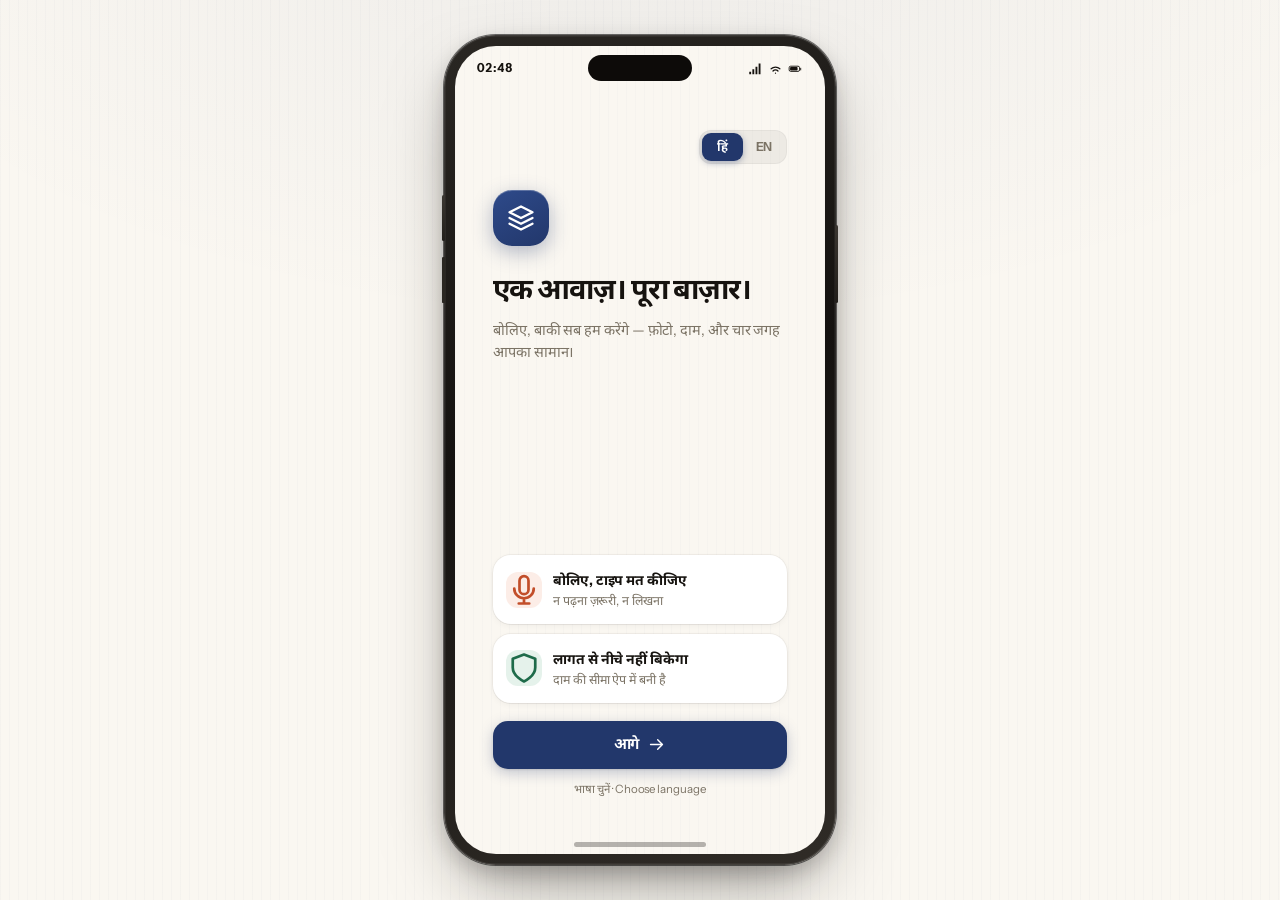
<file: index.html>
<!doctype html>
<html lang="hi">
<head>
<meta charset="utf-8">
<title>Vistaar · विस्तार</title>
<meta name="viewport" content="width=device-width, initial-scale=1, viewport-fit=cover">
<meta name="description" content="Voice-first business manager for artisans and weavers. One voice note becomes a priced, authenticated listing on ONDC, Indiahandmade, GeM and WhatsApp.">
<meta name="theme-color" content="#FAF7F1">

<!-- Fonts load without blocking first paint. If the request never arrives the
     system stack below takes over and nothing about the layout changes. -->
<link rel="preconnect" href="https://fonts.googleapis.com">
<link rel="preconnect" href="https://fonts.gstatic.com" crossorigin>
<link rel="stylesheet" media="print" onload="this.media='all'"
  href="https://fonts.googleapis.com/css2?family=Instrument+Sans:wght@400;500;600;700&family=Noto+Sans+Devanagari:wght@400;500;600;700&display=swap">
<noscript><link rel="stylesheet" href="https://fonts.googleapis.com/css2?family=Instrument+Sans:wght@400;500;600;700&family=Noto+Sans+Devanagari:wght@400;500;600;700&display=swap"></noscript>

<link rel="stylesheet" href="app.css">
<link rel="stylesheet" href="components.css">
<link rel="icon" href="data:image/svg+xml,%3Csvg xmlns='http://www.w3.org/2000/svg' viewBox='0 0 32 32'%3E%3Crect width='32' height='32' rx='8' fill='%2322376B'/%3E%3Cg stroke='%23E9C46A' stroke-width='2' stroke-linecap='round'%3E%3Cpath d='M7 11h18M7 16h18M7 21h18'/%3E%3C/g%3E%3Cpath d='M11 6v20M21 6v20' stroke='%23fff' stroke-width='1.6' opacity='.55'/%3E%3C/svg%3E">
</head>
<body>

<div class="stage">
  <!-- the device ------------------------------------------------------- -->
  <div class="device">
    <div class="screen" id="screen">
      <div class="notch" aria-hidden="true"></div>
      <div class="statusbar" aria-hidden="true">
        <span id="clock">9:41</span>
        <span class="sb-r">
          <svg viewBox="0 0 24 24" fill="currentColor"><path d="M2 17h3v4H2zM7 13h3v8H7zM12 9h3v12h-3zM17 4h3v17h-3z"/></svg>
          <svg viewBox="0 0 24 24" fill="none" stroke="currentColor" stroke-width="2" stroke-linecap="round"><path d="M5 12.5a10 10 0 0 1 14 0M8 16a5.5 5.5 0 0 1 8 0M12 19.5h.01"/></svg>
          <svg viewBox="0 0 26 24" fill="none" stroke="currentColor" stroke-width="1.6"><rect x="2" y="8" width="18" height="9" rx="2.6"/><rect x="3.6" y="9.6" width="13" height="5.8" rx="1.4" fill="currentColor" stroke="none"/><path d="M22 11.5v3" stroke-linecap="round"/></svg>
        </span>
      </div>

      <!-- app chrome, painted by app.js -->
      <div id="chrome"></div>
      <main class="view" id="view" tabindex="-1"></main>
      <nav class="nav" id="nav" hidden></nav>

      <div class="homebar" aria-hidden="true"></div>
    </div>
  </div>

  <!-- x-ray rail: what the phone is doing, for anyone who wants the proof -->
  <aside class="rail" id="rail" hidden>
    <div class="rail-h">
      <span class="lg" id="railIcon"></span>
      <span>
        <b>Under the hood</b>
        <small id="railStatus">live state · not a mock-up</small>
      </span>
    </div>
    <div class="railtabs" id="railTabs" role="tablist"></div>
    <div class="railbody" id="railBody"></div>
    <p class="railnote" id="railNote"></p>
  </aside>
</div>

<script type="module" src="js/app.js"></script>
</body>
</html>
</file>
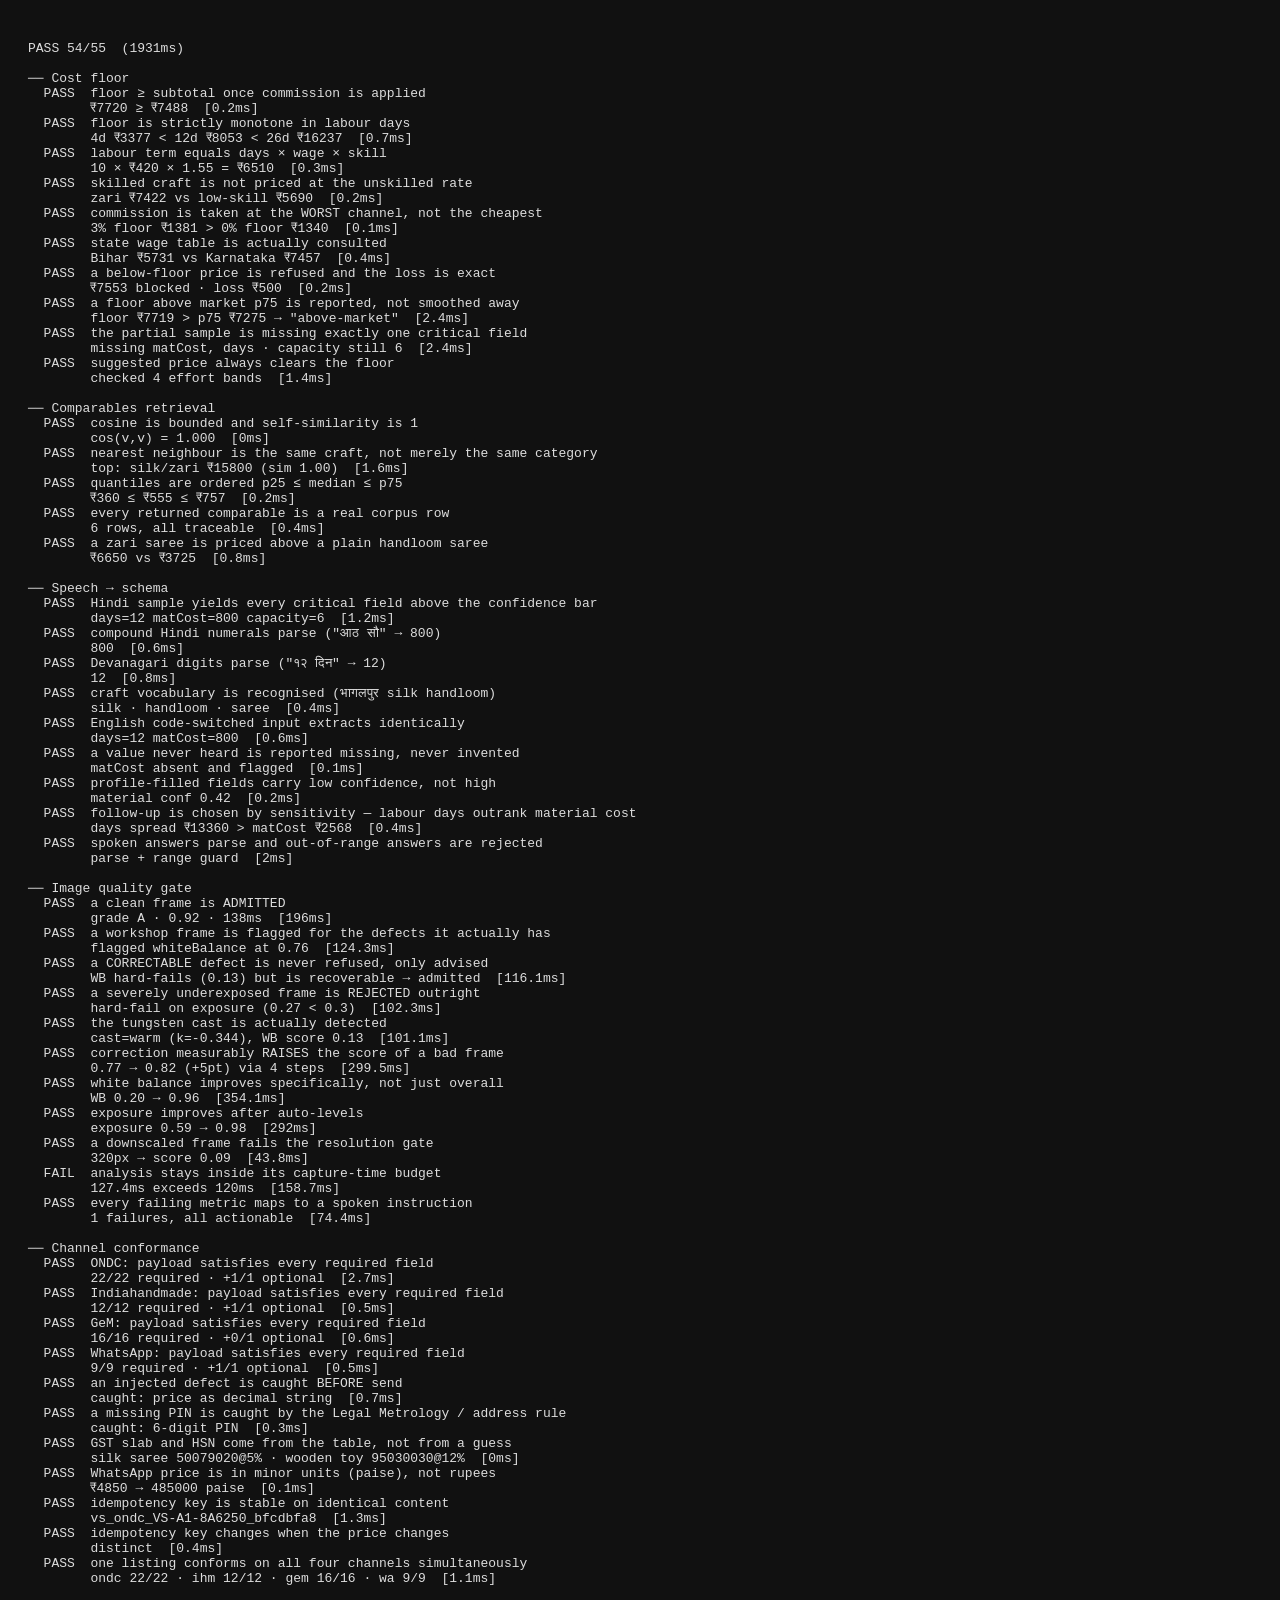
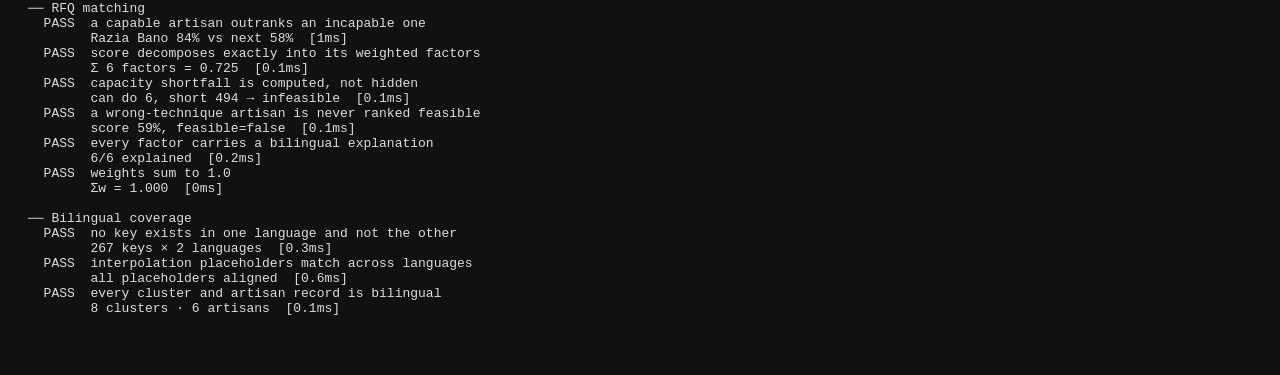
<file: selftest.html>
<!doctype html>
<meta charset="utf-8">
<title>Vistaar — engine self-test</title>
<body style="font:13px ui-monospace,monospace;padding:20px;background:#111;color:#ddd">
<pre id="out">running…</pre>
<script type="module">
import { runAll } from './js/diagnostics.js';
const out = document.getElementById('out');
const r = await runAll();
let s = `PASS ${r.pass}/${r.total}  (${r.ms}ms)\n\n`;
for(const suite of r.results){
  s += `── ${suite.name}\n`;
  for(const t of suite.tests){
    s += `  ${t.ok?'PASS':'FAIL'}  ${t.label}\n        ${t.detail}  [${t.ms}ms]\n`;
  }
  s += '\n';
}
out.textContent = s;
window.__RESULT__ = r;
console.log(s);
</script>
</file>
<file: app.css>
/* ============================================================================
   Vistaar — design system
   Palette is taken from the materials of the trade, not a UI kit: indigo dye
   as the brand, madder/terracotta reserved for the two moments that must
   interrupt (the mic, a blocked price), turmeric for provenance, unbleached
   khadi as the ground. Single theme on purpose — a phone held in a workshop
   in daylight is not in dark mode.
   ========================================================================= */

:root{
  /* ground */
  --paper:#FAF7F1;  --paper-2:#F2EDE3;  --card:#FFFFFF;
  --ink:#16130F;    --ink-2:#463F35;    --muted:#7B7365;  --faint:#A79E8D;
  --line:#E8E1D3;   --line-2:#F1ECE2;

  /* dyes */
  --indigo:#22376B; --indigo-600:#2E4A8A; --indigo-soft:#ECF0FA; --indigo-line:#D6DEF2;
  --terra:#C24E2A;  --terra-600:#A63F1F;  --terra-soft:#FCEDE7; --terra-line:#F3D7C9;
  --gold:#A2760A;   --gold-soft:#FBF3DD;  --gold-line:#EDDDB2;
  --green:#1E6B4A;  --green-soft:#E5F2EB; --green-line:#C9E3D6;

  /* radii — concentric: outer = inner + padding */
  --r-xs:8px; --r-sm:10px; --r-md:14px; --r-lg:18px; --r-xl:24px; --r-2xl:30px;

  /* elevation — layered transparency, never a hard border */
  --sh-1:0 1px 1px rgba(22,19,15,.04), 0 2px 6px rgba(22,19,15,.045);
  --sh-2:0 1px 2px rgba(22,19,15,.05), 0 6px 16px rgba(22,19,15,.07);
  --sh-3:0 2px 4px rgba(22,19,15,.06), 0 18px 44px rgba(22,19,15,.13);
  --sh-pop:0 10px 34px rgba(34,55,107,.20);

  --ease:cubic-bezier(.2,0,0,1);
  --spring:cubic-bezier(.22,1.15,.36,1);

  /* Latin resolves to Instrument Sans; Devanagari is absent from that face and
     falls through to Noto Sans Devanagari, so each script gets a proper
     typeface with no per-element tagging. Both degrade to the system stack if
     the font request never arrives — the page is fully usable offline. */
  --sans:"Instrument Sans","Noto Sans Devanagari","Segoe UI",system-ui,-apple-system,
         "Nirmala UI",Roboto,sans-serif;
  --serif:"Tiro Devanagari Hindi","Instrument Serif",Georgia,serif;
  --mono:ui-monospace,"Cascadia Mono","SF Mono",Consolas,monospace;
}

*,*::before,*::after{box-sizing:border-box}
/* a display rule on a component would otherwise beat the hidden attribute */
[hidden]{display:none!important}
html,body{height:100%}
body{
  margin:0; color:var(--ink); font-family:var(--sans);
  font-size:15px; line-height:1.5; letter-spacing:-.005em;
  -webkit-font-smoothing:antialiased; -moz-osx-font-smoothing:grayscale;
  font-variant-numeric:tabular-nums;
  background:var(--paper);
  /* warp threads — the vertical set a loom is dressed with, at the edge of visibility */
  background-image:
    radial-gradient(1200px 600px at 50% -10%, rgba(34,55,107,.055), transparent 70%),
    repeating-linear-gradient(90deg, rgba(34,55,107,.022) 0 1px, transparent 1px 9px);
  overflow-x:hidden;
}
h1,h2,h3,h4,h5{margin:0;font-weight:600;letter-spacing:-.018em;text-wrap:balance;line-height:1.22}
p{margin:0;text-wrap:pretty}
button,input,select,textarea{font:inherit;color:inherit;letter-spacing:inherit}
button{border:0;background:none;cursor:pointer;-webkit-tap-highlight-color:transparent}
img,svg,video,canvas{display:block;max-width:100%}
ul{margin:0;padding:0;list-style:none}
:focus-visible{outline:2px solid var(--indigo-600);outline-offset:2px;border-radius:6px}
::selection{background:var(--indigo);color:#fff}
.num{font-variant-numeric:tabular-nums}
.sr{position:absolute;width:1px;height:1px;overflow:hidden;clip:rect(0 0 0 0);white-space:nowrap}
:lang(hi){line-height:1.6}

@media (prefers-reduced-motion:reduce){
  *,*::before,*::after{
    animation-duration:.001ms!important;animation-iteration-count:1!important;
    transition-duration:.001ms!important;scroll-behavior:auto!important}
}

/* ============================ app chrome ============================= */

.stage{
  min-height:100dvh; display:flex; align-items:center; justify-content:center;
  gap:34px; padding:26px 22px; flex-wrap:nowrap;
}

/* --- the device --------------------------------------------------------- */
.device{
  position:relative; width:392px; height:830px; flex:0 0 392px;
  border-radius:52px; padding:11px;
  background:linear-gradient(160deg,#2A2723,#141210 45%,#302C27);
  box-shadow:
    0 0 0 1px rgba(0,0,0,.55),
    inset 0 0 0 1.5px rgba(255,255,255,.10),
    0 30px 70px -20px rgba(22,19,15,.5),
    0 8px 20px rgba(22,19,15,.18);
}
.device::after{ /* side button */
  content:""; position:absolute; right:-2px; top:190px; width:3px; height:78px;
  border-radius:2px; background:linear-gradient(#3A3631,#221F1B);
}
.device::before{ /* volume rocker */
  content:""; position:absolute; left:-2px; top:160px; width:3px; height:46px;
  border-radius:2px; background:linear-gradient(#3A3631,#221F1B);
  box-shadow:0 62px 0 #2A2722, 0 62px 0 0 #2A2722;
}
.screen{
  position:relative; width:100%; height:100%; border-radius:41px; overflow:hidden;
  background:var(--paper); display:flex; flex-direction:column;
  background-image:repeating-linear-gradient(90deg, rgba(34,55,107,.02) 0 1px, transparent 1px 9px);
}
.notch{
  position:absolute; top:9px; left:50%; transform:translateX(-50%);
  width:104px; height:26px; border-radius:99px; background:#0D0B09; z-index:60;
}
.statusbar{
  flex:0 0 auto; height:44px; display:flex; align-items:center; justify-content:space-between;
  padding:0 22px; font-size:12.5px; font-weight:650; color:var(--ink); z-index:55;
  position:relative; letter-spacing:0;
}
.statusbar .sb-r{display:flex;align-items:center;gap:5px}
.statusbar svg{width:15px;height:15px}
.homebar{
  position:absolute; bottom:7px; left:50%; transform:translateX(-50%);
  width:132px; height:5px; border-radius:99px; background:rgba(22,19,15,.30); z-index:60;
  pointer-events:none;
}

/* --- top bar inside the phone ------------------------------------------ */
.topbar{
  flex:0 0 auto; display:flex; align-items:center; gap:10px;
  padding:4px 16px 10px; position:relative; z-index:40;
}
.topbar .back{
  width:38px;height:38px;margin-left:-8px;border-radius:12px;display:grid;place-items:center;
  color:var(--ink-2); transition:background .16s var(--ease), transform .12s var(--ease);
}
.topbar .back:hover{background:var(--paper-2)}
.topbar .back:active{transform:scale(.94)}
.topbar .tt{flex:1;min-width:0}
.topbar .tt b{display:block;font-size:16.5px;font-weight:650;letter-spacing:-.02em;
  white-space:nowrap;overflow:hidden;text-overflow:ellipsis}
.topbar .tt span{display:block;font-size:11.5px;color:var(--muted);line-height:1.25;font-weight:500}

/* language toggle — always reachable, top right */
.lang{
  display:inline-flex; flex:0 0 auto; gap:2px; padding:3px; border-radius:12px; background:rgba(22,19,15,.055);
  box-shadow:inset 0 0 0 1px rgba(22,19,15,.04);
}
.lang button{
  flex:1 1 0; min-width:40px; height:28px; padding:0 8px; border-radius:9px; font-size:12.5px; font-weight:650;
  color:var(--muted); position:relative;
  transition:color .18s var(--ease), transform .12s var(--ease);
}
.lang button:active{transform:scale(.96)}
.lang button[aria-pressed="true"]{color:#fff}
.lang .knob{
  position:absolute; inset:3px auto 3px 3px; width:calc(50% - 3px); border-radius:9px;
  background:var(--indigo); box-shadow:0 2px 6px rgba(34,55,107,.35); z-index:0;
  transition:transform .32s var(--spring);
}
.lang.r .knob{transform:translateX(100%)}
.lang button{z-index:1}
.lang{position:relative}

.avatar{
  width:34px;height:34px;border-radius:12px;flex:0 0 34px;display:grid;place-items:center;
  font-size:13px;font-weight:700;color:#fff;background:var(--indigo);
  box-shadow:0 2px 8px rgba(34,55,107,.3); transition:transform .12s var(--ease);
}
.avatar:active{transform:scale(.94)}
.avatar.g{background:var(--green)} .avatar.t{background:var(--terra)} .avatar.d{background:var(--gold)}

/* --- scrolling body ----------------------------------------------------- */
.view{
  flex:1 1 auto; min-height:0; overflow-y:auto; overflow-x:hidden;
  padding:2px 16px 26px; scrollbar-width:thin; scrollbar-color:var(--line) transparent;
  overscroll-behavior:contain;
}
.view::-webkit-scrollbar{width:6px}
.view::-webkit-scrollbar-thumb{background:var(--line);border-radius:99px}
.view.pad-nav{padding-bottom:96px}

/* --- bottom nav --------------------------------------------------------- */
.nav{
  position:absolute; left:10px; right:10px; bottom:14px; z-index:50;
  display:grid; grid-auto-flow:column; grid-auto-columns:1fr; gap:2px;
  padding:6px; border-radius:22px;
  background:rgba(255,255,255,.82); backdrop-filter:blur(18px) saturate(1.5);
  box-shadow:0 1px 1px rgba(22,19,15,.05), 0 10px 30px rgba(22,19,15,.13),
             inset 0 0 0 1px rgba(255,255,255,.7);
}
.nav button{
  height:52px; border-radius:16px; display:flex; flex-direction:column; align-items:center;
  justify-content:center; gap:3px; font-size:10.5px; font-weight:600; color:var(--muted);
  transition:color .2s var(--ease), background .2s var(--ease), transform .12s var(--ease);
  position:relative;
}
.nav button svg{width:21px;height:21px;transition:transform .3s var(--spring)}
.nav button:active{transform:scale(.94)}
.nav button[aria-current="page"]{color:var(--indigo);background:var(--indigo-soft)}
.nav button[aria-current="page"] svg{transform:translateY(-1px) scale(1.06)}
.nav .dot{position:absolute;top:7px;right:calc(50% - 17px);width:7px;height:7px;border-radius:99px;
  background:var(--terra);box-shadow:0 0 0 2px #fff}

/* ============================ primitives ============================= */

.card{
  background:var(--card); border-radius:var(--r-lg); padding:16px;
  box-shadow:0 0 0 1px rgba(22,19,15,.045), var(--sh-1);
}
.card.tight{padding:13px}
.card.flush{padding:0;overflow:hidden}
.card-h{display:flex;align-items:center;gap:9px;margin-bottom:12px}
.card-h h4{font-size:12px;text-transform:uppercase;letter-spacing:.08em;color:var(--muted);font-weight:650}
.card-h .sp{margin-left:auto}

.eyebrow{font-size:11.5px;text-transform:uppercase;letter-spacing:.09em;color:var(--faint);font-weight:700}
.note{font-size:12.5px;color:var(--muted);line-height:1.5}
.hr{height:1px;background:var(--line-2);margin:12px 0;border:0}

/* buttons */
.btn{
  display:inline-flex;align-items:center;justify-content:center;gap:8px;
  min-height:48px;padding:0 20px;border-radius:15px;font-size:15.5px;font-weight:650;
  background:var(--indigo);color:#fff;box-shadow:0 1px 2px rgba(22,19,15,.10),0 4px 14px rgba(34,55,107,.26);
  transition:transform .13s var(--ease), box-shadow .2s var(--ease), background .2s var(--ease), opacity .2s var(--ease);
  width:100%;
}
.btn:hover{background:var(--indigo-600);box-shadow:0 2px 4px rgba(22,19,15,.10),0 8px 22px rgba(34,55,107,.32)}
.btn:active{transform:scale(.96)}
.btn[disabled]{opacity:.42;pointer-events:none;box-shadow:none}
.btn svg{width:19px;height:19px}
.btn.ghost{background:var(--card);color:var(--ink);box-shadow:0 0 0 1px var(--line), var(--sh-1)}
.btn.ghost:hover{background:var(--paper-2);box-shadow:0 0 0 1px var(--line), var(--sh-2)}
.btn.soft{background:var(--indigo-soft);color:var(--indigo);box-shadow:0 0 0 1px var(--indigo-line)}
.btn.soft:hover{background:#E3EAF8}
.btn.danger{background:var(--terra);box-shadow:0 1px 2px rgba(22,19,15,.1),0 4px 14px rgba(194,78,42,.3)}
.btn.danger:hover{background:var(--terra-600)}
.btn.go{background:var(--green);box-shadow:0 1px 2px rgba(22,19,15,.1),0 4px 14px rgba(30,107,74,.28)}
.btn.sm{min-height:38px;padding:0 14px;font-size:13.5px;border-radius:12px;width:auto}
.btn.xs{min-height:32px;padding:0 11px;font-size:12.5px;border-radius:10px;width:auto;gap:5px}
.btn.xs svg{width:15px;height:15px}
.btn-row{display:flex;gap:9px}
.btn-row .btn{width:auto;flex:1}

/* pills / chips / badges */
.pill{
  display:inline-flex;align-items:center;gap:5px;font-size:11.5px;font-weight:650;
  padding:4px 10px;border-radius:99px;background:var(--paper-2);color:var(--ink-2);
  box-shadow:inset 0 0 0 1px rgba(22,19,15,.05);white-space:nowrap;
}
.pill svg{width:12px;height:12px}
.pill.i{background:var(--indigo-soft);color:var(--indigo);box-shadow:inset 0 0 0 1px var(--indigo-line)}
.pill.g{background:var(--green-soft);color:var(--green);box-shadow:inset 0 0 0 1px var(--green-line)}
.pill.t{background:var(--terra-soft);color:var(--terra);box-shadow:inset 0 0 0 1px var(--terra-line)}
.pill.d{background:var(--gold-soft);color:var(--gold);box-shadow:inset 0 0 0 1px var(--gold-line)}
.pill.live::before{content:"";width:6px;height:6px;border-radius:99px;background:currentColor;
  animation:blip 1.8s var(--ease) infinite}
@keyframes blip{0%,100%{opacity:1}50%{opacity:.25}}
.chips{display:flex;flex-wrap:wrap;gap:6px}

/* key-value rows */
.kv{display:flex;align-items:baseline;justify-content:space-between;gap:14px;padding:8px 0;font-size:13.5px}
.kv+.kv{box-shadow:inset 0 1px 0 var(--line-2)}
.kv span{color:var(--muted);min-width:0}
.kv b{font-weight:650;white-space:nowrap}
.kv.total{margin-top:6px;padding-top:11px;font-size:15.5px;box-shadow:inset 0 1.5px 0 var(--ink)}
.kv.total span{color:var(--ink)}

/* inputs */
.field{display:block;margin-bottom:13px}
.field .lb{display:block;font-size:12.5px;font-weight:650;color:var(--ink-2);margin-bottom:6px}
.input,select.input,textarea.input{
  width:100%;min-height:48px;padding:12px 14px;border-radius:14px;background:var(--card);
  box-shadow:0 0 0 1px var(--line), inset 0 1px 2px rgba(22,19,15,.03);
  font-size:15.5px;transition:box-shadow .18s var(--ease);
}
.input:focus{outline:0;box-shadow:0 0 0 2px var(--indigo-600), 0 0 0 5px var(--indigo-soft)}
.input::placeholder{color:var(--faint)}
textarea.input{min-height:88px;resize:vertical;line-height:1.5}
select.input{appearance:none;background-image:url("data:image/svg+xml,%3Csvg xmlns='http://www.w3.org/2000/svg' viewBox='0 0 24 24' fill='none' stroke='%237B7365' stroke-width='2.4' stroke-linecap='round'%3E%3Cpath d='M6 9l6 6 6-6'/%3E%3C/svg%3E");
  background-repeat:no-repeat;background-position:right 13px center;background-size:17px;padding-right:38px}

/* list rows */
.row{
  display:flex;align-items:center;gap:12px;width:100%;text-align:left;padding:12px 14px;
  background:var(--card);border-radius:var(--r-md);
  box-shadow:0 0 0 1px rgba(22,19,15,.045), var(--sh-1);
  transition:transform .14s var(--ease), box-shadow .2s var(--ease);
}
button.row:hover{box-shadow:0 0 0 1px rgba(34,55,107,.22), var(--sh-2);transform:translateY(-1px)}
button.row:active{transform:scale(.985)}
.row .ic{width:42px;height:42px;flex:0 0 42px;border-radius:13px;display:grid;place-items:center}
.row .ic svg{width:20px;height:20px}
.row .tx{flex:1;min-width:0}
.row .tx b{display:block;font-size:14.5px;font-weight:650;letter-spacing:-.015em;
  white-space:nowrap;overflow:hidden;text-overflow:ellipsis}
.row .tx small{display:block;font-size:12px;color:var(--muted);line-height:1.35;
  white-space:nowrap;overflow:hidden;text-overflow:ellipsis}
.row .rt{margin-left:auto;text-align:right;flex:0 0 auto}
.row .rt b{font-size:14.5px;font-weight:650} .row .rt small{font-size:11px;color:var(--muted);display:block}
.bg-i{background:var(--indigo-soft);color:var(--indigo)}
.bg-t{background:var(--terra-soft);color:var(--terra)}
.bg-g{background:var(--green-soft);color:var(--green)}
.bg-d{background:var(--gold-soft);color:var(--gold)}
.bg-n{background:var(--paper-2);color:var(--ink-2)}

.stack{display:flex;flex-direction:column;gap:10px}
.stack-lg{display:flex;flex-direction:column;gap:16px}
.grid2{display:grid;grid-template-columns:1fr 1fr;gap:10px}

/* stat tile */
.stat{background:var(--card);border-radius:var(--r-md);padding:13px 14px;
  box-shadow:0 0 0 1px rgba(22,19,15,.045), var(--sh-1)}
.stat .k{font-size:11px;color:var(--muted);font-weight:600;letter-spacing:.02em;
  display:flex;align-items:center;gap:5px;margin-bottom:5px}
.stat .k svg{width:13px;height:13px;opacity:.8}
.stat .v{font-size:23px;font-weight:680;letter-spacing:-.035em;line-height:1.05}
.stat .d{font-size:11.5px;font-weight:650;margin-top:4px;display:flex;align-items:center;gap:3px}
.stat .d svg{width:12px;height:12px;flex:0 0 12px}
.stat .d.up{color:var(--green)} .stat .d.dn{color:var(--terra)}

/* image / product tiles */
.thumb{
  position:relative;border-radius:var(--r-md);overflow:hidden;background:var(--paper-2);
  box-shadow:inset 0 0 0 1px rgba(0,0,0,.10);aspect-ratio:1;
}
.thumb img,.thumb canvas,.thumb svg{width:100%;height:100%;object-fit:cover;display:block}
.thumb .tag{position:absolute;left:7px;bottom:7px;font-size:10px;font-weight:700;padding:3px 7px;
  border-radius:7px;background:rgba(22,19,15,.72);color:#fff;backdrop-filter:blur(6px)}

/* ============================ animation ============================= */
@keyframes riseIn{from{opacity:0;transform:translateY(10px)}to{opacity:1;transform:none}}
@keyframes fadeIn{from{opacity:0}to{opacity:1}}
@keyframes popIn{from{opacity:0;transform:scale(.94)}to{opacity:1;transform:none}}
@keyframes slideUp{from{transform:translateY(100%)}to{transform:none}}
@keyframes shake{10%,90%{transform:translateX(-2px)}20%,80%{transform:translateX(4px)}
  30%,50%,70%{transform:translateX(-7px)}40%,60%{transform:translateX(7px)}}

/* split + stagger: each direct child of .enter animates on its own beat */
.enter>*{animation:riseIn .46s var(--spring) both}
.enter>*:nth-child(1){animation-delay:.02s}
.enter>*:nth-child(2){animation-delay:.08s}
.enter>*:nth-child(3){animation-delay:.14s}
.enter>*:nth-child(4){animation-delay:.20s}
.enter>*:nth-child(5){animation-delay:.26s}
.enter>*:nth-child(6){animation-delay:.32s}
.enter>*:nth-child(7){animation-delay:.38s}
.enter>*:nth-child(n+8){animation-delay:.42s}

/* screen transitions — exits stay softer than enters */
.view.in-fwd{animation:pageInF .34s var(--ease) both}
.view.in-back{animation:pageInB .30s var(--ease) both}
@keyframes pageInF{from{opacity:0;transform:translateX(16px)}to{opacity:1;transform:none}}
@keyframes pageInB{from{opacity:0;transform:translateX(-12px)}to{opacity:1;transform:none}}

/* ============================ auth ============================= */
.auth{padding:8px 22px 30px;display:flex;flex-direction:column;min-height:100%}
.mark{
  width:56px;height:56px;border-radius:19px;display:grid;place-items:center;
  background:linear-gradient(150deg,var(--indigo-600),var(--indigo));color:#fff;
  box-shadow:0 6px 20px rgba(34,55,107,.34), inset 0 1px 0 rgba(255,255,255,.24);
}
.mark svg{width:30px;height:30px}
.auth h1{font-size:29px;letter-spacing:-.035em;margin:20px 0 8px;font-weight:680}
.auth .lede{font-size:14.5px;color:var(--muted);line-height:1.5;max-width:30ch}
.rolecard{
  display:flex;align-items:center;gap:13px;width:100%;text-align:left;padding:14px;
  background:var(--card);border-radius:var(--r-lg);
  box-shadow:0 0 0 1px rgba(22,19,15,.05), var(--sh-1);
  transition:transform .16s var(--ease), box-shadow .22s var(--ease);
}
.rolecard:hover{transform:translateY(-2px);box-shadow:0 0 0 1px rgba(34,55,107,.24), var(--sh-2)}
.rolecard:active{transform:scale(.98)}
.rolecard .ic{width:46px;height:46px;flex:0 0 46px;border-radius:15px;display:grid;place-items:center}
.rolecard .ic svg{width:23px;height:23px}
.rolecard b{display:block;font-size:15.5px;font-weight:650;letter-spacing:-.02em}
.rolecard small{display:block;font-size:12.5px;color:var(--muted);line-height:1.4;margin-top:1px}
.rolecard .go{margin-left:auto;color:var(--faint);flex:0 0 auto}
.rolecard .go svg{width:18px;height:18px}

.otp{display:flex;gap:9px;justify-content:space-between}
.otp input{
  width:100%;height:60px;text-align:center;font-size:24px;font-weight:680;border-radius:15px;
  background:var(--card);box-shadow:0 0 0 1px var(--line), inset 0 1px 2px rgba(22,19,15,.03);
  transition:box-shadow .18s var(--ease), transform .18s var(--spring);
}
.otp input:focus{outline:0;box-shadow:0 0 0 2px var(--indigo-600),0 0 0 5px var(--indigo-soft);transform:translateY(-2px)}
.otp input.ok{box-shadow:0 0 0 1.5px var(--green),0 0 0 4px var(--green-soft)}

/* ============================ voice ============================= */
.miczone{display:flex;flex-direction:column;align-items:center;gap:14px;padding:6px 0 2px}
.mic{
  width:118px;height:118px;border-radius:50%;display:grid;place-items:center;color:#fff;
  background:linear-gradient(160deg,#D45C34,var(--terra) 60%,var(--terra-600));
  box-shadow:0 8px 26px rgba(194,78,42,.36), inset 0 1px 0 rgba(255,255,255,.28);
  transition:transform .18s var(--spring), box-shadow .25s var(--ease);
  position:relative;
}
.mic svg{width:44px;height:44px}
.mic:hover{transform:scale(1.035)}
.mic:active{transform:scale(.955)}
.mic.live{animation:micPulse 1.5s var(--ease) infinite}
@keyframes micPulse{
  0%{box-shadow:0 8px 26px rgba(194,78,42,.36), 0 0 0 0 rgba(194,78,42,.42)}
  70%{box-shadow:0 8px 26px rgba(194,78,42,.36), 0 0 0 26px rgba(194,78,42,0)}
  100%{box-shadow:0 8px 26px rgba(194,78,42,.36), 0 0 0 0 rgba(194,78,42,0)}
}
.wave{display:flex;align-items:center;justify-content:center;gap:3px;height:30px}
.wave i{width:3px;border-radius:99px;background:var(--terra);height:5px;opacity:.55;
  transition:height .09s linear, opacity .09s linear}
.transcript{
  min-height:92px;padding:14px;border-radius:var(--r-md);background:var(--card);
  box-shadow:0 0 0 1px rgba(22,19,15,.05), inset 0 1px 2px rgba(22,19,15,.02);
  font-size:16px;line-height:1.65;
}
.transcript .interim{color:var(--faint)}
.transcript:empty::before{content:attr(data-ph);color:var(--faint);font-size:15px}
.saidbox{
  display:flex;gap:10px;align-items:flex-start;padding:13px;border-radius:var(--r-md);
  background:var(--indigo-soft);box-shadow:inset 0 0 0 1px var(--indigo-line);
}
.saidbox .sp{flex:0 0 auto;width:26px;height:26px;border-radius:9px;background:var(--indigo);
  color:#fff;display:grid;place-items:center}
.saidbox .sp svg{width:14px;height:14px}
.saidbox p{font-size:14.5px;line-height:1.5}
.saidbox small{display:block;font-size:11.5px;color:var(--muted);margin-top:3px}

/* extracted-field chips */
.fchip{
  display:inline-flex;align-items:center;gap:6px;font-size:12.5px;font-weight:600;
  padding:6px 11px;border-radius:11px;background:var(--green-soft);color:var(--green);
  box-shadow:inset 0 0 0 1px var(--green-line);animation:popIn .3s var(--spring) both;
}
.fchip b{font-weight:750}
.fchip.miss{background:var(--terra-soft);color:var(--terra);box-shadow:inset 0 0 0 1px var(--terra-line)}
.fchip.low{background:var(--gold-soft);color:var(--gold);box-shadow:inset 0 0 0 1px var(--gold-line)}

/* ============================ price band ============================= */
.band{position:relative;height:56px;margin:20px 0 30px;border-radius:12px;
  box-shadow:inset 0 0 0 1px rgba(22,19,15,.06);overflow:visible}
.band .fill{position:absolute;inset:0;border-radius:12px;overflow:hidden}
.band .seg{position:absolute;top:0;bottom:0}
.band .seg.lo{background:repeating-linear-gradient(135deg,#FBE3DA 0 6px,#FCEDE7 6px 12px)}
.band .seg.ok{background:linear-gradient(180deg,#EAF4EE,#DDEDE4)}
.band .seg.hi{background:linear-gradient(180deg,#FCF4E1,#F7EBCF)}
.band .tick{position:absolute;top:-7px;bottom:-7px;width:2px;border-radius:2px;background:var(--ink-2);opacity:.55}
.band .lbl{position:absolute;top:-19px;font-size:10.5px;font-weight:700;color:var(--muted);
  transform:translateX(-50%);white-space:nowrap}
.band .knob{
  position:absolute;top:50%;width:4px;height:76px;transform:translate(-50%,-50%);
  background:var(--ink);border-radius:3px;box-shadow:0 2px 8px rgba(22,19,15,.3);
  transition:left .12s var(--ease), background .2s var(--ease);
}
.band .knob::after{
  content:attr(data-v);position:absolute;top:-30px;left:50%;transform:translateX(-50%);
  background:var(--ink);color:#fff;font-size:12.5px;font-weight:700;padding:4px 9px;border-radius:9px;
  white-space:nowrap;box-shadow:0 4px 12px rgba(22,19,15,.25);
}
.band.blocked .knob{background:var(--terra)}
.band.blocked .knob::after{background:var(--terra)}
.priceslider{width:100%;-webkit-appearance:none;appearance:none;background:transparent;height:34px;margin:0}
.priceslider::-webkit-slider-runnable-track{height:6px;border-radius:99px;background:var(--line)}
.priceslider::-webkit-slider-thumb{-webkit-appearance:none;width:30px;height:30px;margin-top:-12px;
  border-radius:50%;background:var(--card);box-shadow:0 0 0 1px var(--line),0 3px 10px rgba(22,19,15,.22);
  cursor:grab;transition:transform .12s var(--ease)}
.priceslider:active::-webkit-slider-thumb{transform:scale(1.1);cursor:grabbing}
.priceslider::-moz-range-track{height:6px;border-radius:99px;background:var(--line)}
.priceslider::-moz-range-thumb{width:28px;height:28px;border:0;border-radius:50%;background:var(--card);
  box-shadow:0 0 0 1px var(--line),0 3px 10px rgba(22,19,15,.22)}

.verdict{padding:14px;border-radius:var(--r-md);font-size:14px;line-height:1.5;
  box-shadow:inset 0 0 0 1px transparent;transition:background .25s var(--ease)}
.verdict.ok{background:var(--green-soft);box-shadow:inset 0 0 0 1px var(--green-line)}
.verdict.ok b{color:var(--green)}
.verdict.warn{background:var(--gold-soft);box-shadow:inset 0 0 0 1px var(--gold-line)}
.verdict.warn b{color:var(--gold)}
.verdict.bad{background:var(--terra-soft);box-shadow:inset 0 0 0 1px var(--terra-line);
  animation:shake .5s var(--ease)}
.verdict.bad b{color:var(--terra)}
.verdict .hd{display:flex;align-items:center;gap:7px;font-weight:700;font-size:14.5px;margin-bottom:5px}
.verdict .hd svg{width:17px;height:17px;flex:0 0 17px}

/* ============================ steps ============================= */
.steps{display:flex;gap:5px;padding:0 0 14px}
.steps i{height:3.5px;flex:1;border-radius:99px;background:var(--line);
  transition:background .35s var(--ease), transform .35s var(--spring);transform-origin:left}
.steps i.done{background:var(--green)}
.steps i.now{background:var(--indigo)}

/* ============================ channels ============================= */
.chan{display:flex;align-items:center;gap:11px;padding:11px 13px;border-radius:var(--r-md);
  background:var(--card);box-shadow:0 0 0 1px rgba(22,19,15,.045), var(--sh-1)}
.chan .lg{width:36px;height:36px;flex:0 0 36px;border-radius:11px;display:grid;place-items:center;
  font-size:11px;font-weight:800;letter-spacing:-.03em;color:#fff}
.chan .tx{flex:1;min-width:0}
.chan .tx b{display:block;font-size:14px;font-weight:650}
.chan .tx small{display:block;font-size:11.5px;color:var(--muted)}
.chan .st{font-size:11.5px;font-weight:700;display:flex;align-items:center;gap:5px;flex:0 0 auto}
.chan .st .sp{width:13px;height:13px;border-radius:50%;border:2px solid var(--line);
  border-top-color:var(--indigo);animation:spin .7s linear infinite}
@keyframes spin{to{transform:rotate(360deg)}}
.st.q{color:var(--faint)} .st.p{color:var(--indigo)} .st.l{color:var(--green)} .st.w{color:var(--gold)}

/* ============================ call overlay ============================= */
.callscreen{
  position:absolute;inset:0;z-index:200;display:flex;flex-direction:column;
  align-items:center;padding:66px 26px 46px;color:#fff;text-align:center;
  background:linear-gradient(165deg,#1B2C55,#111C36 55%,#0B1223);
  animation:fadeIn .3s var(--ease) both;
}
.callscreen .who{width:96px;height:96px;border-radius:34px;display:grid;place-items:center;
  background:rgba(255,255,255,.13);box-shadow:inset 0 0 0 1px rgba(255,255,255,.18);
  font-size:32px;font-weight:700;margin-bottom:18px;animation:ring 2s var(--ease) infinite}
@keyframes ring{0%,100%{box-shadow:inset 0 0 0 1px rgba(255,255,255,.18),0 0 0 0 rgba(255,255,255,.22)}
  60%{box-shadow:inset 0 0 0 1px rgba(255,255,255,.18),0 0 0 22px rgba(255,255,255,0)}}
.callscreen h2{font-size:25px;font-weight:650;letter-spacing:-.03em}
.callscreen .sub{font-size:14px;opacity:.72;margin-top:6px}
.callsaid{
  margin-top:24px;padding:16px;border-radius:var(--r-lg);background:rgba(255,255,255,.09);
  box-shadow:inset 0 0 0 1px rgba(255,255,255,.14);font-size:15.5px;line-height:1.6;text-align:left;
  width:100%;animation:riseIn .5s var(--spring) both .2s;
}
.callsaid small{display:block;opacity:.6;font-size:11.5px;margin-top:8px}
.callkeys{margin-top:auto;display:grid;grid-template-columns:1fr 1fr;gap:12px;width:100%}
.callkey{padding:16px 12px;border-radius:var(--r-lg);font-size:14.5px;font-weight:650;color:#fff;
  transition:transform .13s var(--ease), filter .2s var(--ease)}
.callkey:active{transform:scale(.96)}
.callkey b{display:block;font-size:20px;margin-bottom:3px}
.callkey.yes{background:#1F7A50;box-shadow:0 8px 24px rgba(31,122,80,.4)}
.callkey.no{background:#8E2F1B;box-shadow:0 8px 24px rgba(142,47,27,.35)}

/* ============================ sheet / toast ============================= */
.scrim{position:absolute;inset:0;z-index:150;background:rgba(22,19,15,.42);
  backdrop-filter:blur(3px);animation:fadeIn .22s var(--ease) both}
.sheet{
  position:absolute;left:0;right:0;bottom:0;z-index:160;max-height:82%;overflow-y:auto;
  background:var(--paper);border-radius:26px 26px 0 0;padding:10px 18px 26px;
  box-shadow:0 -8px 40px rgba(22,19,15,.28);animation:slideUp .38s var(--spring) both;
}
.sheet .grab{width:38px;height:4px;border-radius:99px;background:var(--line);margin:0 auto 14px}
.sheet h3{font-size:19px;font-weight:660;letter-spacing:-.025em;margin-bottom:4px}

.toast{
  position:absolute;left:14px;right:14px;bottom:92px;z-index:180;
  display:flex;align-items:center;gap:10px;padding:12px 14px;border-radius:var(--r-md);
  background:rgba(22,19,15,.94);color:#fff;font-size:13.5px;font-weight:550;
  box-shadow:0 10px 30px rgba(22,19,15,.35);backdrop-filter:blur(8px);
  animation:riseIn .34s var(--spring) both;
}
.toast svg{width:17px;height:17px;flex:0 0 17px}
.toast.out{animation:toastOut .26s var(--ease) both}
@keyframes toastOut{to{opacity:0;transform:translateY(6px)}}

/* ============================ charts ============================= */
.chart{width:100%;overflow:visible}
.chart .grid line{stroke:var(--line-2);stroke-width:1}
.chart .axis{font-size:9.5px;fill:var(--faint);font-weight:600}
.chart .area{opacity:0}
.chart.on .area{animation:fadeIn .7s var(--ease) both .25s}
.chart .ln{fill:none;stroke-width:2.4;stroke-linecap:round;stroke-linejoin:round;
  stroke-dasharray:1000;stroke-dashoffset:1000}
.chart.on .ln{animation:draw 1.1s var(--ease) both .1s}
@keyframes draw{to{stroke-dashoffset:0}}
.chart .bar{transform-origin:bottom;transform:scaleY(0)}
.chart.on .bar{animation:growY .6s var(--spring) both}
@keyframes growY{to{transform:scaleY(1)}}
.donut circle{transition:stroke-dasharray 1s var(--ease)}

.legend{display:flex;flex-wrap:wrap;gap:10px;margin-top:10px}
.legend i{width:9px;height:9px;border-radius:3px;display:inline-block;margin-right:6px}
.legend span{font-size:11.5px;color:var(--muted);font-weight:600;display:flex;align-items:center}

.meter{height:7px;border-radius:99px;background:var(--line-2);overflow:hidden}
.meter i{display:block;height:100%;border-radius:99px;background:var(--indigo);
  transform-origin:left;animation:growX .8s var(--spring) both}
@keyframes growX{from{transform:scaleX(0)}to{transform:scaleX(1)}}

/* ============================ x-ray side rail ============================= */
.rail{
  width:376px;flex:0 0 376px;align-self:stretch;max-height:830px;
  display:flex;flex-direction:column;gap:12px;
}
.rail-h{display:flex;align-items:center;gap:10px}
.rail-h .lg{width:34px;height:34px;border-radius:12px;background:var(--ink);color:var(--paper);
  display:grid;place-items:center}
.rail-h .lg svg{width:18px;height:18px}
.rail-h b{font-size:15px;font-weight:650;letter-spacing:-.02em;display:block}
.rail-h small{font-size:11.5px;color:var(--muted);display:block;line-height:1.3}
.railtabs{display:flex;gap:3px;padding:3px;border-radius:13px;background:rgba(22,19,15,.05)}
.railtabs button{flex:1;height:32px;border-radius:10px;font-size:12.5px;font-weight:650;color:var(--muted);
  transition:background .18s var(--ease), color .18s var(--ease)}
.railtabs button[aria-selected="true"]{background:var(--card);color:var(--ink);box-shadow:var(--sh-1)}
.railbody{
  flex:1;min-height:0;overflow-y:auto;background:var(--card);border-radius:var(--r-lg);padding:14px;
  box-shadow:0 0 0 1px rgba(22,19,15,.045), var(--sh-1);scrollbar-width:thin;
}
.railbody::-webkit-scrollbar{width:6px}
.railbody::-webkit-scrollbar-thumb{background:var(--line);border-radius:99px}
pre.code{
  font-family:var(--mono);font-size:11px;line-height:1.55;margin:0;white-space:pre-wrap;
  word-break:break-word;color:var(--ink-2);
}
pre.code .k{color:var(--indigo)} pre.code .s{color:var(--green)} pre.code .n{color:var(--terra)}
.logline{display:flex;gap:9px;font-size:12px;padding:7px 0;line-height:1.45}
.logline+.logline{box-shadow:inset 0 1px 0 var(--line-2)}
.logline time{color:var(--faint);font-size:10.5px;flex:0 0 46px;padding-top:1px}
.logline .m{flex:1;min-width:0;color:var(--ink-2)}
.logline .m b{font-weight:650;color:var(--ink)}

.railnote{font-size:11.5px;color:var(--muted);line-height:1.5;text-align:center;padding:0 8px}
.railnote kbd{font-family:var(--mono);font-size:10.5px;background:var(--paper-2);padding:1px 5px;
  border-radius:5px;box-shadow:inset 0 0 0 1px var(--line)}

/* ============================ responsive ============================= */
@media (max-width:1180px){ .rail{display:none} .stage{gap:0} }
@media (max-width:520px){
  .stage{padding:0;align-items:stretch}
  .device{width:100%;height:100dvh;flex:1 1 auto;border-radius:0;padding:0;box-shadow:none}
  .device::before,.device::after{display:none}
  .screen{border-radius:0}
  .notch{display:none}
  .statusbar{display:none}
  .homebar{display:none}
  .topbar{padding-top:calc(10px + env(safe-area-inset-top,0px))}
  .nav{bottom:calc(12px + env(safe-area-inset-bottom,0px))}
}
</file>
<file: components.css>
/* ============================================================================
   Components — capture, pricing, matching, buyer, diagnostics.
   Split from app.css (tokens, chrome, primitives) so the design system stays
   readable on its own.
   ========================================================================= */

/* ============================ capture ============================= */
.camstage{
  position:relative;aspect-ratio:4/3;background:#1B1815;overflow:hidden;
  display:grid;place-items:center;
}
.camstage video{width:100%;height:100%;object-fit:cover;opacity:0;transition:opacity .4s var(--ease)}
.camstage.live video{opacity:1}
.camguide{position:absolute;inset:0;display:grid;place-items:center;pointer-events:none}
.camguide span{
  width:64%;aspect-ratio:1;border-radius:18px;
  box-shadow:0 0 0 2px rgba(255,255,255,.5), 0 0 0 2000px rgba(0,0,0,.26);
}
.camhint{
  position:absolute;left:12px;right:12px;bottom:12px;text-align:center;color:#fff;
  font-size:12.5px;font-weight:600;text-shadow:0 1px 6px rgba(0,0,0,.6);
}
.camfallback{
  position:absolute;inset:0;display:flex;flex-direction:column;align-items:center;
  justify-content:center;gap:10px;color:rgba(255,255,255,.62);font-size:12.5px;
  text-align:center;padding:0 30px;
}
.camfallback svg{width:34px;height:34px}

.shotgrid{display:grid;grid-template-columns:repeat(4,1fr);gap:8px}
.shot{
  position:relative;aspect-ratio:1;border-radius:var(--r-md);background:var(--paper-2);
  box-shadow:inset 0 0 0 1px rgba(22,19,15,.07);display:grid;place-items:center;overflow:hidden;
  transition:box-shadow .25s var(--ease);
}
.shot.got{box-shadow:inset 0 0 0 1.5px var(--green), 0 0 0 1px rgba(0,0,0,.08)}
.shot canvas{width:100%;height:100%;object-fit:cover}
.shot .ph{color:var(--faint);display:grid;place-items:center}
.shot .ph svg{width:18px;height:18px}
.shot .lb{
  position:absolute;left:0;right:0;bottom:0;padding:3px 4px;font-size:8.5px;font-weight:650;
  text-align:center;color:var(--muted);background:rgba(250,247,241,.9);
  white-space:nowrap;overflow:hidden;text-overflow:ellipsis;
}
.shot.got .lb{color:var(--ink-2)}
.shot .grade{
  position:absolute;top:4px;left:4px;width:17px;height:17px;border-radius:6px;
  display:grid;place-items:center;font-size:10px;font-weight:800;color:#fff;background:var(--green);
}
.shot .grade.g-B{background:var(--indigo)}
.shot .grade.g-C{background:var(--gold)}
.shot .grade.g-F{background:var(--terra)}
.shot .retake{
  position:absolute;top:4px;right:4px;width:19px;height:19px;border-radius:7px;
  display:grid;place-items:center;background:rgba(22,19,15,.62);color:#fff;
}
.shot .retake svg{width:11px;height:11px}

.qc{display:flex;flex-direction:column;gap:7px}
.qcrow{display:grid;grid-template-columns:78px 1fr auto;align-items:center;gap:9px;font-size:11.5px}
.qcrow .qk{color:var(--ink-2);font-weight:600;white-space:nowrap;overflow:hidden;text-overflow:ellipsis}
.qcrow .qv{color:var(--faint);font-size:10.5px;white-space:nowrap}
.qbar{position:relative;height:6px;border-radius:99px;background:var(--line-2);overflow:hidden}
.qbar i{position:absolute;inset:0 auto 0 0;border-radius:99px;background:var(--green);
  transform-origin:left;animation:growX .55s var(--spring) both}
.qbar.warn i{background:var(--gold)}
.qbar.bad i{background:var(--terra)}
.qbar u{position:absolute;inset:0 auto 0 0;border-radius:99px;background:var(--green);
  opacity:.32;text-decoration:none;animation:growX .7s var(--spring) both .15s}
.card.qc-bad{box-shadow:0 0 0 1.5px var(--terra-line), var(--sh-1)}
.fixlist{margin:9px 0 0;padding:0;list-style:none;display:flex;flex-direction:column;gap:4px}
.fixlist li{font-size:11px;color:var(--muted);line-height:1.4}
.fixlist code{font-family:var(--mono);font-size:10px;background:var(--paper-2);padding:1px 5px;
  border-radius:5px;color:var(--indigo);margin-right:5px}

/* ============================ pricing ============================= */
.comprow{display:flex;align-items:center;gap:9px;font-size:12.5px}
.comprow .cs{flex:0 0 34px;height:5px;border-radius:99px;background:var(--line-2);
  position:relative;overflow:hidden}
.comprow .cs::after{content:"";position:absolute;inset:0 auto 0 0;width:var(--w);
  background:var(--indigo);border-radius:99px}
.comprow .ct{flex:1;min-width:0;color:var(--ink-2);white-space:nowrap;overflow:hidden;text-overflow:ellipsis}
.comprow .ct em{font-style:normal;color:var(--faint);font-size:10.5px;margin-left:5px}
.comprow b{font-weight:650;white-space:nowrap}

/* ============================ matching ============================= */
.factor{display:flex;align-items:center;gap:9px;font-size:11.5px}
.factor .fk{flex:1;min-width:0;color:var(--muted);white-space:nowrap;overflow:hidden;text-overflow:ellipsis}
.matchrow{padding:11px 0}
.matchrow+.matchrow{box-shadow:inset 0 1px 0 var(--line-2)}
.matchrow .mh{display:flex;align-items:center;gap:9px;margin-bottom:9px}
.matchrow .mh b{font-size:13.5px;display:block}
.matchrow .mh small{font-size:11px;color:var(--muted);display:block}
.fbars{display:flex;gap:5px;align-items:flex-end;height:34px;margin-bottom:6px}
.fb{flex:1;display:flex;flex-direction:column;justify-content:flex-end;align-items:center;
  height:100%;gap:3px}
.fb i{width:100%;border-radius:4px 4px 2px 2px;min-height:2px;
  animation:growY .5s var(--spring) both;transform-origin:bottom}
.fb em{font-style:normal;font-size:8px;color:var(--faint);font-weight:650}

/* ============================ money ============================= */
.deltabar{display:flex;flex-direction:column;gap:9px}
.deltabar .db{display:grid;grid-template-columns:66px 1fr auto;align-items:center;gap:10px;font-size:12px}
.deltabar .db span{color:var(--muted);font-weight:600}
.deltabar .db i{height:12px;border-radius:5px;display:block;transform-origin:left;
  animation:growX .7s var(--spring) both}
.deltabar .db b{font-weight:650;font-size:13px}

/* ============================ buyer ============================= */
.searchbar{
  display:flex;align-items:center;gap:9px;padding:0 14px;min-height:48px;border-radius:15px;
  background:var(--card);box-shadow:0 0 0 1px var(--line), var(--sh-1);color:var(--faint);
}
.searchbar svg{width:18px;height:18px;flex:0 0 18px}
.searchbar input{flex:1;min-width:0;border:0;background:none;outline:0;font-size:15px;color:var(--ink)}
.pgrid{display:grid;grid-template-columns:1fr 1fr;gap:11px}
.pcard{
  display:flex;flex-direction:column;gap:6px;text-align:left;padding:8px;border-radius:var(--r-lg);
  background:var(--card);box-shadow:0 0 0 1px rgba(22,19,15,.045), var(--sh-1);
  transition:transform .16s var(--ease), box-shadow .22s var(--ease);
}
.pcard:hover{transform:translateY(-2px);box-shadow:0 0 0 1px rgba(34,55,107,.2), var(--sh-2)}
.pcard:active{transform:scale(.98)}
.pcard .thumb{border-radius:12px}
.pcard b{font-size:13px;font-weight:650;line-height:1.3;
  display:-webkit-box;-webkit-line-clamp:2;-webkit-box-orient:vertical;overflow:hidden}
.pcard small{font-size:11px;color:var(--muted);white-space:nowrap;overflow:hidden;text-overflow:ellipsis}
.pcard .pr{display:flex;align-items:baseline;gap:6px;font-size:14.5px;font-weight:680;margin-top:auto}
.pcard .pr em{font-style:normal;font-size:10px;color:var(--faint);font-weight:600}
.pcard .tag svg{width:9px;height:9px;display:inline;vertical-align:-1px;margin-right:2px}

.card.prov{background:linear-gradient(180deg,var(--gold-soft),var(--card) 46%);
  box-shadow:0 0 0 1px var(--gold-line), var(--sh-1)}
.makingclip{display:flex;align-items:center;gap:10px;padding:11px;border-radius:var(--r-md);
  background:rgba(22,19,15,.045);font-size:12px;color:var(--ink-2);line-height:1.4}
.makingclip svg{width:24px;height:24px;flex:0 0 24px;color:var(--gold)}

/* ============================ diagnostics ============================= */
.tline{display:flex;align-items:flex-start;gap:9px;padding:8px 0}
.tline+.tline{box-shadow:inset 0 1px 0 var(--line-2)}
.tline .tm{flex:0 0 18px;margin-top:1px}
.tline .tm svg{width:15px;height:15px}
.tline.ok .tm{color:var(--green)}
.tline.bad .tm{color:var(--terra)}
.tline .tt2{flex:1;min-width:0}
.tline .tt2 b{display:block;font-size:12.5px;font-weight:600;line-height:1.35}
.tline .tt2 small{display:block;font-size:11px;color:var(--muted);line-height:1.4;margin-top:2px}
.tline.bad .tt2 small{color:var(--terra)}
.tline .tms{flex:0 0 auto;font-size:10px;color:var(--faint);margin-top:2px}

/* ============================ rail sections ============================= */
.railsec{margin-bottom:16px}
.railsec>b{display:block;font-size:11px;text-transform:uppercase;letter-spacing:.07em;
  color:var(--muted);font-weight:700;margin-bottom:7px}
.railsec pre.code{background:var(--paper);padding:10px;border-radius:10px;
  box-shadow:inset 0 0 0 1px var(--line-2)}
.railsec .note{margin-top:7px}

@keyframes slideDown{to{transform:translateY(100%)}}
@keyframes fadeOut{to{opacity:0}}
</file>
